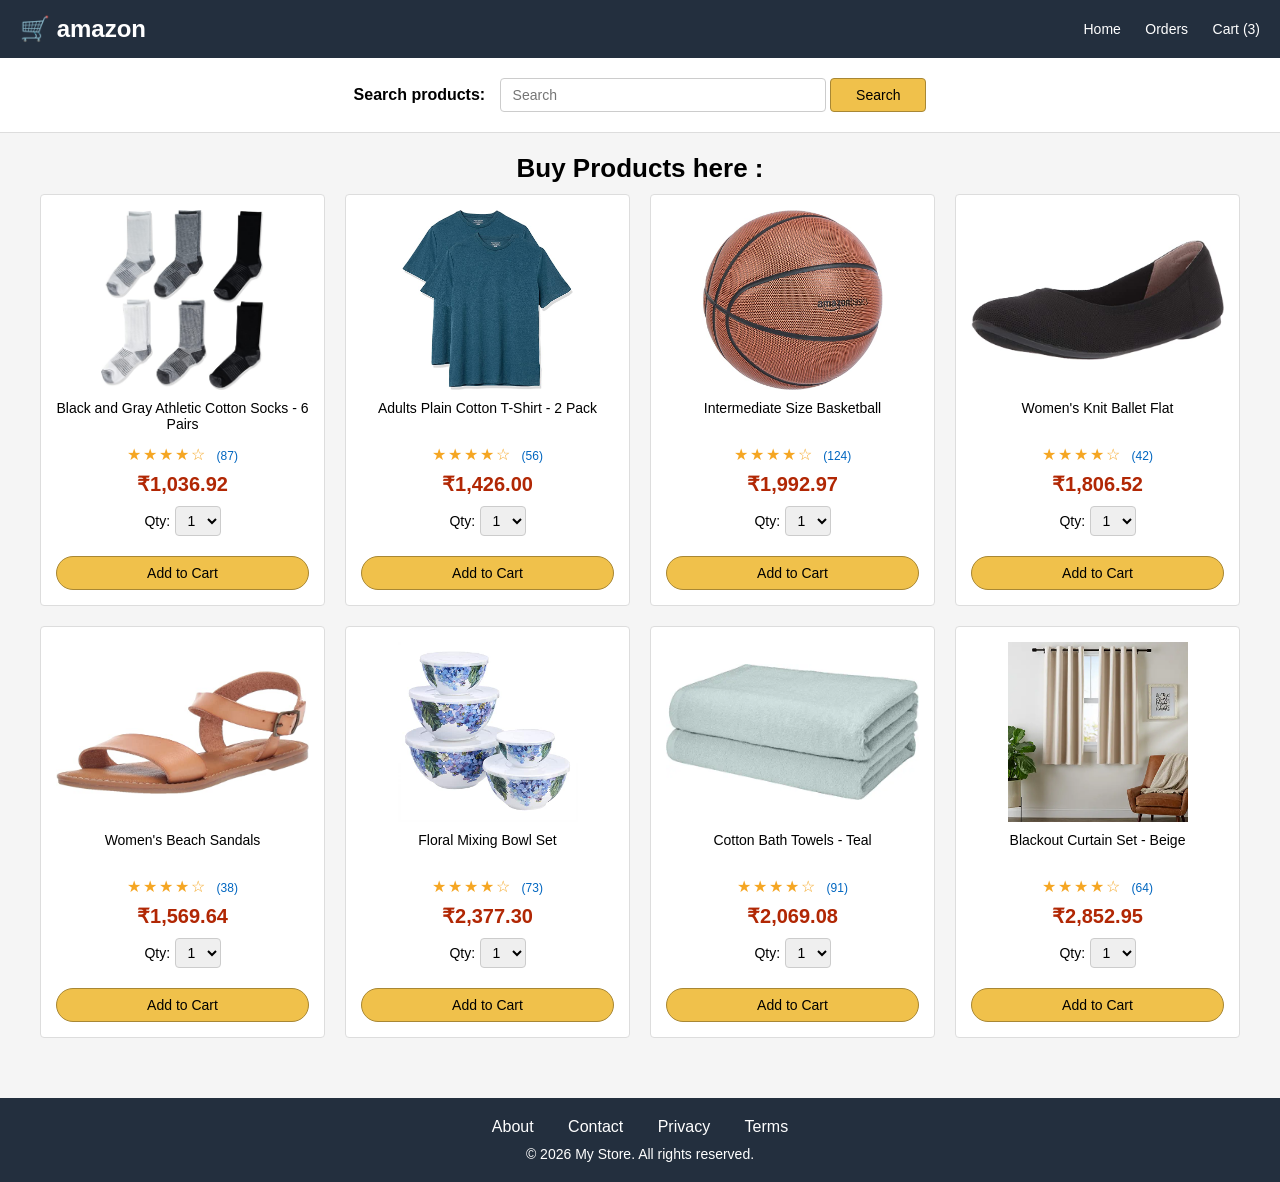
<file: index.html>
<!DOCTYPE html>
<html lang="en">
<head>
    <meta charset="UTF-8">
    <meta name="viewport" content="width=device-width, initial-scale=1.0">
    <title>My Store</title>

    <link rel="stylesheet" href="/css/style.css">

</head>
<body>

    <!-- Header -->
    <div class="header">
        <h1>🛒 amazon</h1>
        <div class="header-links">
            <a href="#">Home</a>
            <a href="orders.html">Orders</a>
            <a href="cart.html">Cart (3)</a>
        </div>
    </div>

    <!-- Search -->
    <div class="search-box">
        <label for="search">Search products:</label>
        <input type="text" id="search" placeholder="Search">
        <button type="button">Search</button>
    </div>

    <!-- Products -->
    <h2 class="page-heading">Buy Products here : </h2>
    <div class="products-grid">

        <!-- Product 1 -->
        <div class="product">
            <div class="product-image">
                <img src="products/athletic-cotton-socks-6-pairs.jpg" alt="Black and gray athletic cotton socks">
            </div>
            <div class="product-name">Black and Gray Athletic Cotton Socks - 6 Pairs</div>
            <div class="product-rating">
                <span class="stars">★★★★☆</span>
                <span class="rating-count">(87)</span>
            </div>
            <div class="product-price">₹1,036.92</div>
            <div class="product-quantity">
                <label for="qty1">Qty:</label>
                <select id="qty1">
                    <option>1</option>
                    <option>2</option>
                    <option>3</option>
                    <option>4</option>
                    <option>5</option>
                </select>
            </div>
            <button class="add-to-cart" type="button">Add to Cart</button>
        </div>

        <!-- Product 2 -->
        <div class="product">
            <div class="product-image">
                <img src="products/adults-plain-cotton-tshirt-2-pack-teal.jpg" alt="Teal plain cotton t-shirt two pack">
            </div>
            <div class="product-name">Adults Plain Cotton T-Shirt - 2 Pack</div>
            <div class="product-rating">
                <span class="stars">★★★★☆</span>
                <span class="rating-count">(56)</span>
            </div>
            <div class="product-price">₹1,426.00</div>
            <div class="product-quantity">
                <label for="qty2">Qty:</label>
                <select id="qty2">
                    <option>1</option>
                    <option>2</option>
                    <option>3</option>
                    <option>4</option>
                    <option>5</option>
                </select>
            </div>
            <button class="add-to-cart" type="button">Add to Cart</button>
        </div>

        <!-- Product 3 -->
        <div class="product">
            <div class="product-image">
                <img src="products/intermediate-composite-basketball.jpg" alt="Intermediate size basketball">
            </div>
            <div class="product-name">Intermediate Size Basketball</div>
            <div class="product-rating">
                <span class="stars">★★★★☆</span>
                <span class="rating-count">(124)</span>
            </div>
            <div class="product-price">₹1,992.97</div>
            <div class="product-quantity">
                <label for="qty3">Qty:</label>
                <select id="qty3">
                    <option>1</option>
                    <option>2</option>
                    <option>3</option>
                    <option>4</option>
                    <option>5</option>
                </select>
            </div>
            <button class="add-to-cart" type="button">Add to Cart</button>
        </div>

        <!-- Product 4 -->
        <div class="product">
            <div class="product-image">
                <img src="products/women-knit-ballet-flat-black.jpg" alt="Women's knit ballet flat shoes">
            </div>
            <div class="product-name">Women's Knit Ballet Flat</div>
            <div class="product-rating">
                <span class="stars">★★★★☆</span>
                <span class="rating-count">(42)</span>
            </div>
            <div class="product-price">₹1,806.52</div>
            <div class="product-quantity">
                <label for="qty4">Qty:</label>
                <select id="qty4">
                    <option>1</option>
                    <option>2</option>
                    <option>3</option>
                    <option>4</option>
                    <option>5</option>
                </select>
            </div>
            <button class="add-to-cart" type="button">Add to Cart</button>
        </div>

        <!-- Product 5 -->
        <div class="product">
            <div class="product-image">
                <img src="products/women-beach-sandals.jpg" alt="Women's beach sandals">
            </div>
            <div class="product-name">Women's Beach Sandals</div>
            <div class="product-rating">
                <span class="stars">★★★★☆</span>
                <span class="rating-count">(38)</span>
            </div>
            <div class="product-price">₹1,569.64</div>
            <div class="product-quantity">
                <label for="qty5">Qty:</label>
                <select id="qty5">
                    <option>1</option>
                    <option>2</option>
                    <option>3</option>
                    <option>4</option>
                    <option>5</option>
                </select>
            </div>
            <button class="add-to-cart" type="button">Add to Cart</button>
        </div>

        <!-- Product 6 -->
        <div class="product">
            <div class="product-image">
                <img src="products/floral-mixing-bowl-set.jpg" alt="Floral mixing bowl set">
            </div>
            <div class="product-name">Floral Mixing Bowl Set</div>
            <div class="product-rating">
                <span class="stars">★★★★☆</span>
                <span class="rating-count">(73)</span>
            </div>
            <div class="product-price">₹2,377.30</div>
            <div class="product-quantity">
                <label for="qty6">Qty:</label>
                <select id="qty6">
                    <option>1</option>
                    <option>2</option>
                    <option>3</option>
                    <option>4</option>
                    <option>5</option>
                </select>
            </div>
            <button class="add-to-cart" type="button">Add to Cart</button>
        </div>

        <!-- Product 7 -->
        <div class="product">
            <div class="product-image">
                <img src="products/cotton-bath-towels-teal.webp" alt="Teal cotton bath towels">
            </div>
            <div class="product-name">Cotton Bath Towels - Teal</div>
            <div class="product-rating">
                <span class="stars">★★★★☆</span>
                <span class="rating-count">(91)</span>
            </div>
            <div class="product-price">₹2,069.08</div>
            <div class="product-quantity">
                <label for="qty7">Qty:</label>
                <select id="qty7">
                    <option>1</option>
                    <option>2</option>
                    <option>3</option>
                    <option>4</option>
                    <option>5</option>
                </select>
            </div>
            <button class="add-to-cart" type="button">Add to Cart</button>
        </div>

        <!-- Product 8 -->
        <div class="product">
            <div class="product-image">
                <img src="products/blackout-curtain-set-beige.webp" alt="Beige blackout curtain set">
            </div>
            <div class="product-name">Blackout Curtain Set - Beige</div>
            <div class="product-rating">
                <span class="stars">★★★★☆</span>
                <span class="rating-count">(64)</span>
            </div>
            <div class="product-price">₹2,852.95</div>
            <div class="product-quantity">
                <label for="qty8">Qty:</label>
                <select id="qty8">
                    <option>1</option>
                    <option>2</option>
                    <option>3</option>
                    <option>4</option>
                    <option>5</option>
                </select>
            </div>
            <button class="add-to-cart" type="button">Add to Cart</button>
        </div>

    </div>

    <!-- Footer -->
    <div class="footer">
        <a href="about.html">About</a>
        <a href="contact.html">Contact</a>
        <a href="privacy.html">Privacy</a>
        <a href="terms.html">Terms</a>
        <p style="margin: 10px 0 0 0; font-size: 14px;">&copy; 2026 My Store. All rights reserved.</p>
    </div>

</body>
</html>
</file>
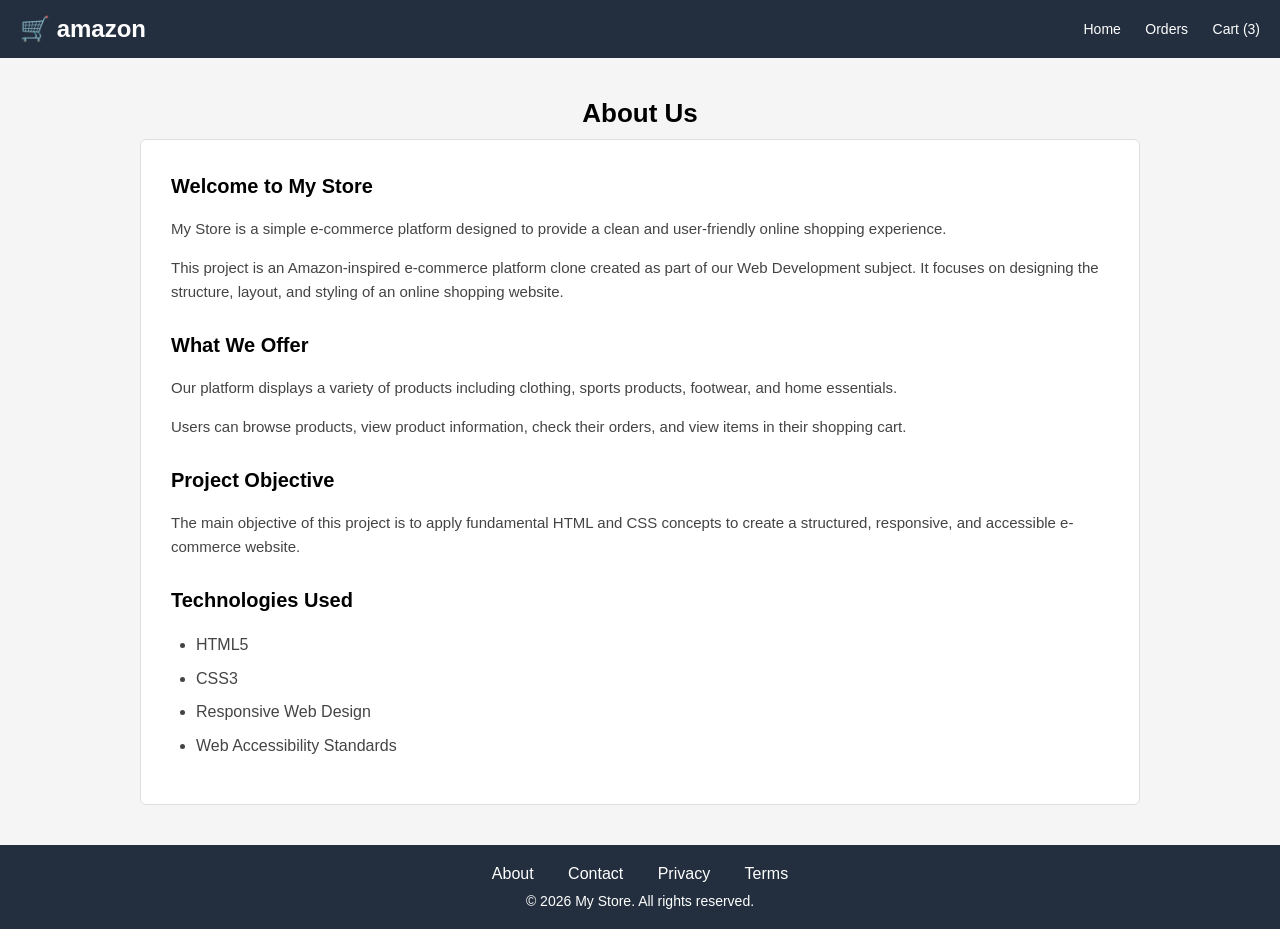
<file: about.html>
<!DOCTYPE html>
<html lang="en">

<head>

    <meta charset="UTF-8">

    <meta
        name="viewport"
        content="width=device-width, initial-scale=1.0"
    >

    <title>My Store - About</title>

    <link rel="stylesheet" href="/css/style.css">
    <link rel="stylesheet" href="/css/about.css">

</head>

<body>


    <!-- Header - SAME AS HOME PAGE -->

    <div class="header">

        <h1>🛒 amazon</h1>

        <div class="header-links">

            <a href="index.html">Home</a>

            <a href="orders.html">Orders</a>

            <a href="cart.html">Cart (3)</a>

        </div>

    </div>


    <!-- About Page -->

    <div class="about-container">

        <h2 class="page-heading">
            About Us
        </h2>


        <div class="about-content">

            <h3>
                Welcome to My Store
            </h3>

            <p>
                My Store is a simple e-commerce platform designed
                to provide a clean and user-friendly online shopping
                experience.
            </p>

            <p>
                This project is an Amazon-inspired e-commerce
                platform clone created as part of our Web Development
                subject. It focuses on designing the structure,
                layout, and styling of an online shopping website.
            </p>


            <h3>
                What We Offer
            </h3>

            <p>
                Our platform displays a variety of products including
                clothing, sports products, footwear, and home
                essentials.
            </p>

            <p>
                Users can browse products, view product information,
                check their orders, and view items in their shopping
                cart.
            </p>


            <h3>
                Project Objective
            </h3>

            <p>
                The main objective of this project is to apply
                fundamental HTML and CSS concepts to create a
                structured, responsive, and accessible e-commerce
                website.
            </p>


            <h3>
                Technologies Used
            </h3>

            <ul>

                <li>
                    HTML5
                </li>

                <li>
                    CSS3
                </li>

                <li>
                    Responsive Web Design
                </li>

                <li>
                    Web Accessibility Standards
                </li>

            </ul>

        </div>

    </div>


    <!-- Footer -->

    <div class="footer">

        <a href="about.html">
            About
        </a>

        <a href="contact.html">
            Contact
        </a>

        <a href="#">
            Privacy
        </a>

        <a href="#">
            Terms
        </a>

        <p style="margin: 10px 0 0 0; font-size: 14px;">
            &copy; 2026 My Store. All rights reserved.
        </p>

    </div>


</body>

</html>
</file>
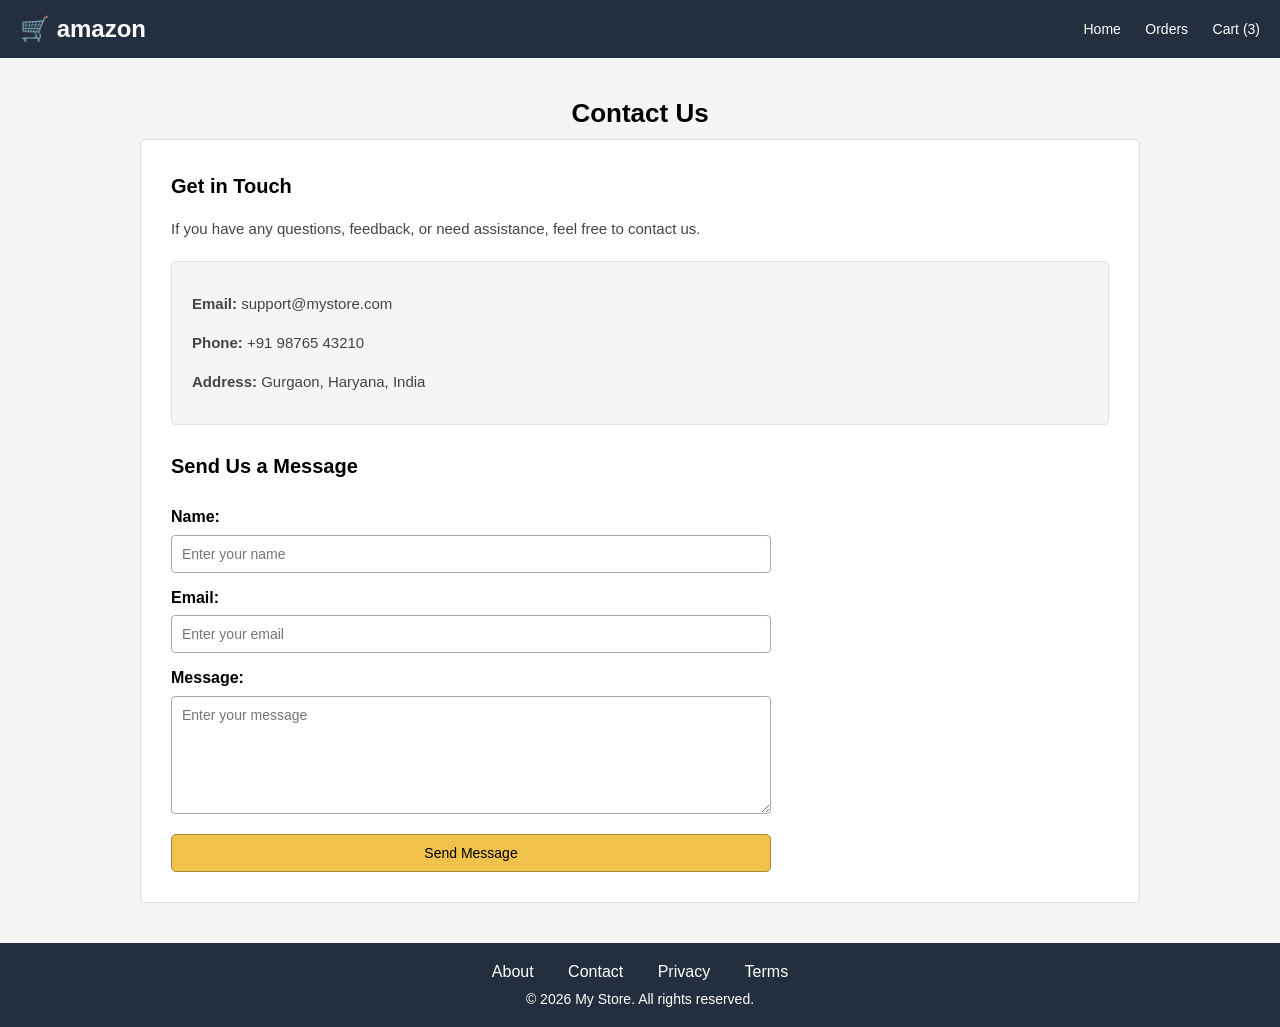
<file: contact.html>
<!DOCTYPE html>
<html lang="en">

<head>

    <meta charset="UTF-8">

    <meta
        name="viewport"
        content="width=device-width, initial-scale=1.0"
    >

    <title>My Store - Contact</title>

    <link rel="stylesheet" href="/css/style.css">
    <link rel="stylesheet" href="/css/contact.css">

</head>

<body>


    <!-- Header - SAME AS HOME PAGE -->

    <div class="header">

        <h1>🛒 amazon</h1>

        <div class="header-links">

            <a href="index.html">Home</a>

            <a href="orders.html">Orders</a>

            <a href="cart.html">Cart (3)</a>

        </div>

    </div>


    <!-- Contact Page -->

    <div class="contact-container">

        <h2 class="page-heading">
            Contact Us
        </h2>


        <div class="contact-content">

            <h3>
                Get in Touch
            </h3>

            <p>
                If you have any questions, feedback, or need
                assistance, feel free to contact us.
            </p>


            <div class="contact-info">

                <p>
                    <strong>Email:</strong>
                    support@mystore.com
                </p>

                <p>
                    <strong>Phone:</strong>
                    +91 98765 43210
                </p>

                <p>
                    <strong>Address:</strong>
                    Gurgaon, Haryana, India
                </p>

            </div>


            <h3>
                Send Us a Message
            </h3>


            <form class="contact-form">

                <label for="name">
                    Name:
                </label>

                <input
                    type="text"
                    id="name"
                    name="name"
                    placeholder="Enter your name"
                >


                <label for="email">
                    Email:
                </label>

                <input
                    type="email"
                    id="email"
                    name="email"
                    placeholder="Enter your email"
                >


                <label for="message">
                    Message:
                </label>

                <textarea
                    id="message"
                    name="message"
                    rows="6"
                    placeholder="Enter your message"
                ></textarea>


                <button
                    type="submit"
                    class="contact-button"
                >
                    Send Message
                </button>

            </form>

        </div>

    </div>


    <!-- Footer -->

    <div class="footer">

        <a href="about.html">
            About
        </a>

        <a href="contact.html">
            Contact
        </a>

        <a href="privacy.html">
            Privacy
        </a>

        <a href="#">
            Terms
        </a>

        <p style="margin: 10px 0 0 0; font-size: 14px;">
            &copy; 2026 My Store. All rights reserved.
        </p>

    </div>


</body>

</html>
</file>
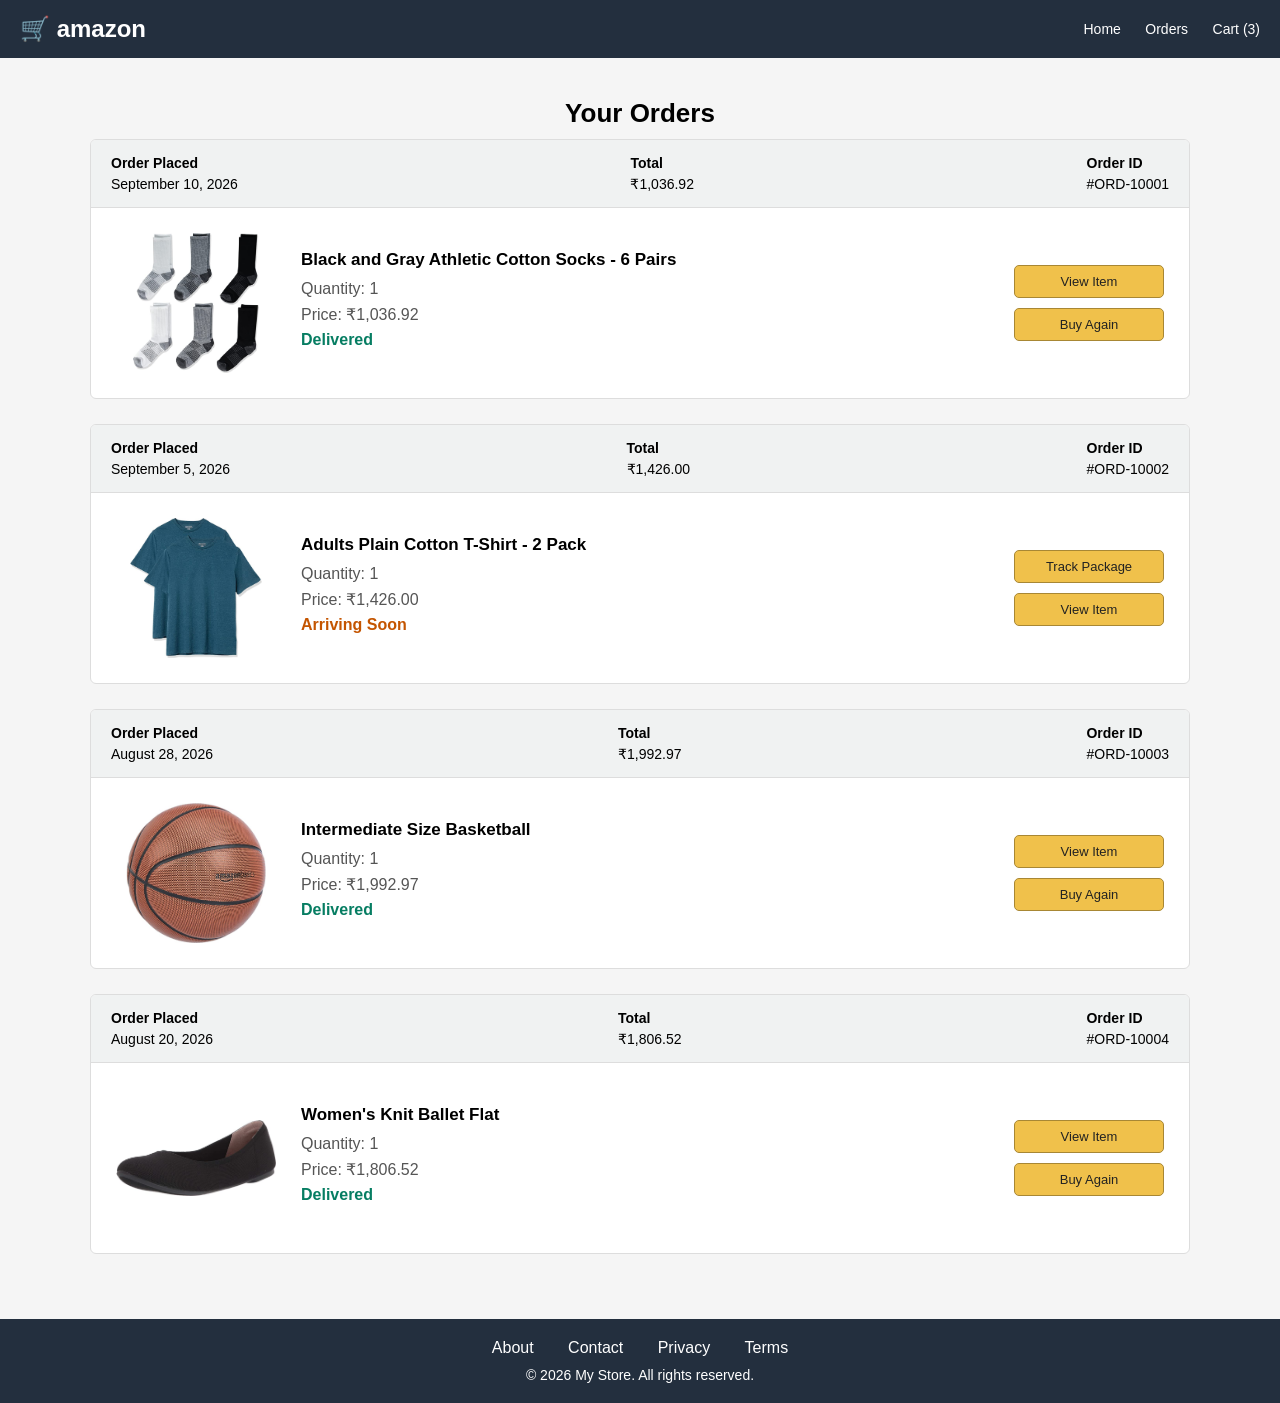
<file: orders.html>
<!DOCTYPE html>
<html lang="en">

<head>
    <meta charset="UTF-8">
    <meta name="viewport" content="width=device-width, initial-scale=1.0">
    <title>My Store - Orders</title>

    <link rel="stylesheet" href="/css/orders.css">
    <link rel="stylesheet" href="/css/style.css">
</head>

<body>

    <!-- Header - SAME AS HOME PAGE -->
    <!-- Header -->
<div class="header">
    <h1>🛒 amazon</h1>

    <div class="header-links">
        <a href="index.html">Home</a>
        <a href="orders.html">Orders</a>
        <a href="cart.html">Cart (3)</a>
    </div>
</div>


    <!-- Orders Page -->

    <div class="orders-container">

        <h2 class="page-heading">
            Your Orders
        </h2>


        <!-- Order 1 -->

        <div class="order-card">

            <div class="order-header">

                <div>
                    <strong>Order Placed</strong>
                    <span>September 10, 2026</span>
                </div>

                <div>
                    <strong>Total</strong>
                    <span>₹1,036.92</span>
                </div>

                <div>
                    <strong>Order ID</strong>
                    <span>#ORD-10001</span>
                </div>

            </div>


            <div class="order-details">

                <div class="order-image">

                    <img
                        src="products/athletic-cotton-socks-6-pairs.jpg"
                        alt="Black and gray athletic cotton socks"
                    >

                </div>


                <div class="order-info">

                    <h3>
                        Black and Gray Athletic Cotton Socks - 6 Pairs
                    </h3>

                    <p>
                        Quantity: 1
                    </p>

                    <p>
                        Price: ₹1,036.92
                    </p>

                    <p class="delivered">
                        Delivered
                    </p>

                </div>


                <div class="order-buttons">

                    <a href="#" class="order-button">
                        View Item
                    </a>

                    <a href="#" class="order-button">
                        Buy Again
                    </a>

                </div>

            </div>

        </div>


        <!-- Order 2 -->

        <div class="order-card">

            <div class="order-header">

                <div>
                    <strong>Order Placed</strong>
                    <span>September 5, 2026</span>
                </div>

                <div>
                    <strong>Total</strong>
                    <span>₹1,426.00</span>
                </div>

                <div>
                    <strong>Order ID</strong>
                    <span>#ORD-10002</span>
                </div>

            </div>


            <div class="order-details">

                <div class="order-image">

                    <img
                        src="products/adults-plain-cotton-tshirt-2-pack-teal.jpg"
                        alt="Teal plain cotton t-shirt two pack"
                    >

                </div>


                <div class="order-info">

                    <h3>
                        Adults Plain Cotton T-Shirt - 2 Pack
                    </h3>

                    <p>
                        Quantity: 1
                    </p>

                    <p>
                        Price: ₹1,426.00
                    </p>

                    <p class="shipping">
                        Arriving Soon
                    </p>

                </div>


                <div class="order-buttons">

                    <a href="#" class="order-button">
                        Track Package
                    </a>

                    <a href="#" class="order-button">
                        View Item
                    </a>

                </div>

            </div>

        </div>


        <!-- Order 3 -->

        <div class="order-card">

            <div class="order-header">

                <div>
                    <strong>Order Placed</strong>
                    <span>August 28, 2026</span>
                </div>

                <div>
                    <strong>Total</strong>
                    <span>₹1,992.97</span>
                </div>

                <div>
                    <strong>Order ID</strong>
                    <span>#ORD-10003</span>
                </div>

            </div>


            <div class="order-details">

                <div class="order-image">

                    <img
                        src="products/intermediate-composite-basketball.jpg"
                        alt="Intermediate size basketball"
                    >

                </div>


                <div class="order-info">

                    <h3>
                        Intermediate Size Basketball
                    </h3>

                    <p>
                        Quantity: 1
                    </p>

                    <p>
                        Price: ₹1,992.97
                    </p>

                    <p class="delivered">
                        Delivered
                    </p>

                </div>


                <div class="order-buttons">

                    <a href="#" class="order-button">
                        View Item
                    </a>

                    <a href="#" class="order-button">
                        Buy Again
                    </a>

                </div>

            </div>

        </div>


        <!-- Order 4 -->

        <div class="order-card">

            <div class="order-header">

                <div>
                    <strong>Order Placed</strong>
                    <span>August 20, 2026</span>
                </div>

                <div>
                    <strong>Total</strong>
                    <span>₹1,806.52</span>
                </div>

                <div>
                    <strong>Order ID</strong>
                    <span>#ORD-10004</span>
                </div>

            </div>


            <div class="order-details">

                <div class="order-image">

                    <img
                        src="products/women-knit-ballet-flat-black.jpg"
                        alt="Women's knit ballet flat shoes"
                    >

                </div>


                <div class="order-info">

                    <h3>
                        Women's Knit Ballet Flat
                    </h3>

                    <p>
                        Quantity: 1
                    </p>

                    <p>
                        Price: ₹1,806.52
                    </p>

                    <p class="delivered">
                        Delivered
                    </p>

                </div>


                <div class="order-buttons">

                    <a href="#" class="order-button">
                        View Item
                    </a>

                    <a href="#" class="order-button">
                        Buy Again
                    </a>

                </div>

            </div>

        </div>


    </div>


    <!-- Footer -->

    <div class="footer">

        <a href="about.html">About</a>

        <a href="contact.html">Contact</a>

        <a href="#">Privacy</a>

        <a href="#">Terms</a>

        <p style="margin: 10px 0 0 0; font-size: 14px;">
            &copy; 2026 My Store. All rights reserved.
        </p>

    </div>

</body>

</html>
</file>
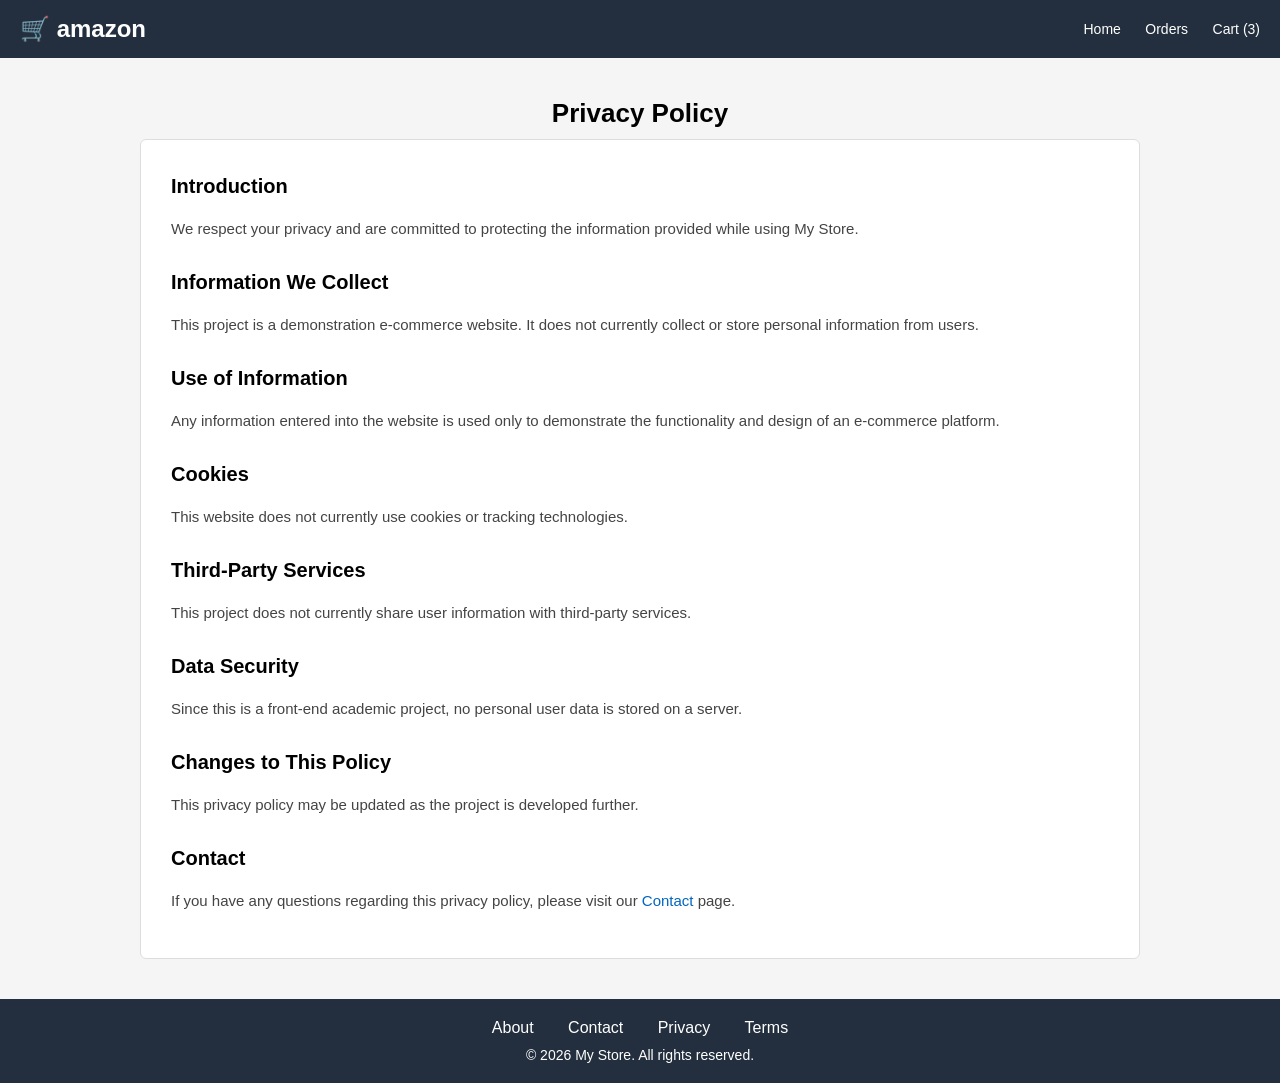
<file: privacy.html>
<!DOCTYPE html>
<html lang="en">

<head>

    <meta charset="UTF-8">

    <meta
        name="viewport"
        content="width=device-width, initial-scale=1.0"
    >

    <title>My Store - Privacy Policy</title>

    <link rel="stylesheet" href="/css/style.css">
    <link rel="stylesheet" href="/css/privacy.css">

</head>

<body>


    <!-- Header - SAME AS HOME PAGE -->

    <div class="header">

        <h1>🛒 amazon</h1>

        <div class="header-links">

            <a href="index.html">Home</a>

            <a href="orders.html">Orders</a>

            <a href="cart.html">Cart (3)</a>

        </div>

    </div>


    <!-- Privacy Policy -->

    <div class="privacy-container">

        <h2 class="page-heading">
            Privacy Policy
        </h2>


        <div class="privacy-content">

            <h3>
                Introduction
            </h3>

            <p>
                We respect your privacy and are committed to
                protecting the information provided while using
                My Store.
            </p>


            <h3>
                Information We Collect
            </h3>

            <p>
                This project is a demonstration e-commerce website.
                It does not currently collect or store personal
                information from users.
            </p>


            <h3>
                Use of Information
            </h3>

            <p>
                Any information entered into the website is used
                only to demonstrate the functionality and design
                of an e-commerce platform.
            </p>


            <h3>
                Cookies
            </h3>

            <p>
                This website does not currently use cookies or
                tracking technologies.
            </p>


            <h3>
                Third-Party Services
            </h3>

            <p>
                This project does not currently share user
                information with third-party services.
            </p>


            <h3>
                Data Security
            </h3>

            <p>
                Since this is a front-end academic project, no
                personal user data is stored on a server.
            </p>


            <h3>
                Changes to This Policy
            </h3>

            <p>
                This privacy policy may be updated as the project
                is developed further.
            </p>


            <h3>
                Contact
            </h3>

            <p>
                If you have any questions regarding this privacy
                policy, please visit our
                <a href="contact.html">Contact</a> page.
            </p>

        </div>

    </div>


    <!-- Footer -->

    <div class="footer">

        <a href="about.html">
            About
        </a>

        <a href="contact.html">
            Contact
        </a>

        <a href="privacy.html">
            Privacy
        </a>

        <a href="#">
            Terms
        </a>

        <p style="margin: 10px 0 0 0; font-size: 14px;">
            &copy; 2026 My Store. All rights reserved.
        </p>

    </div>


</body>

</html>
</file>
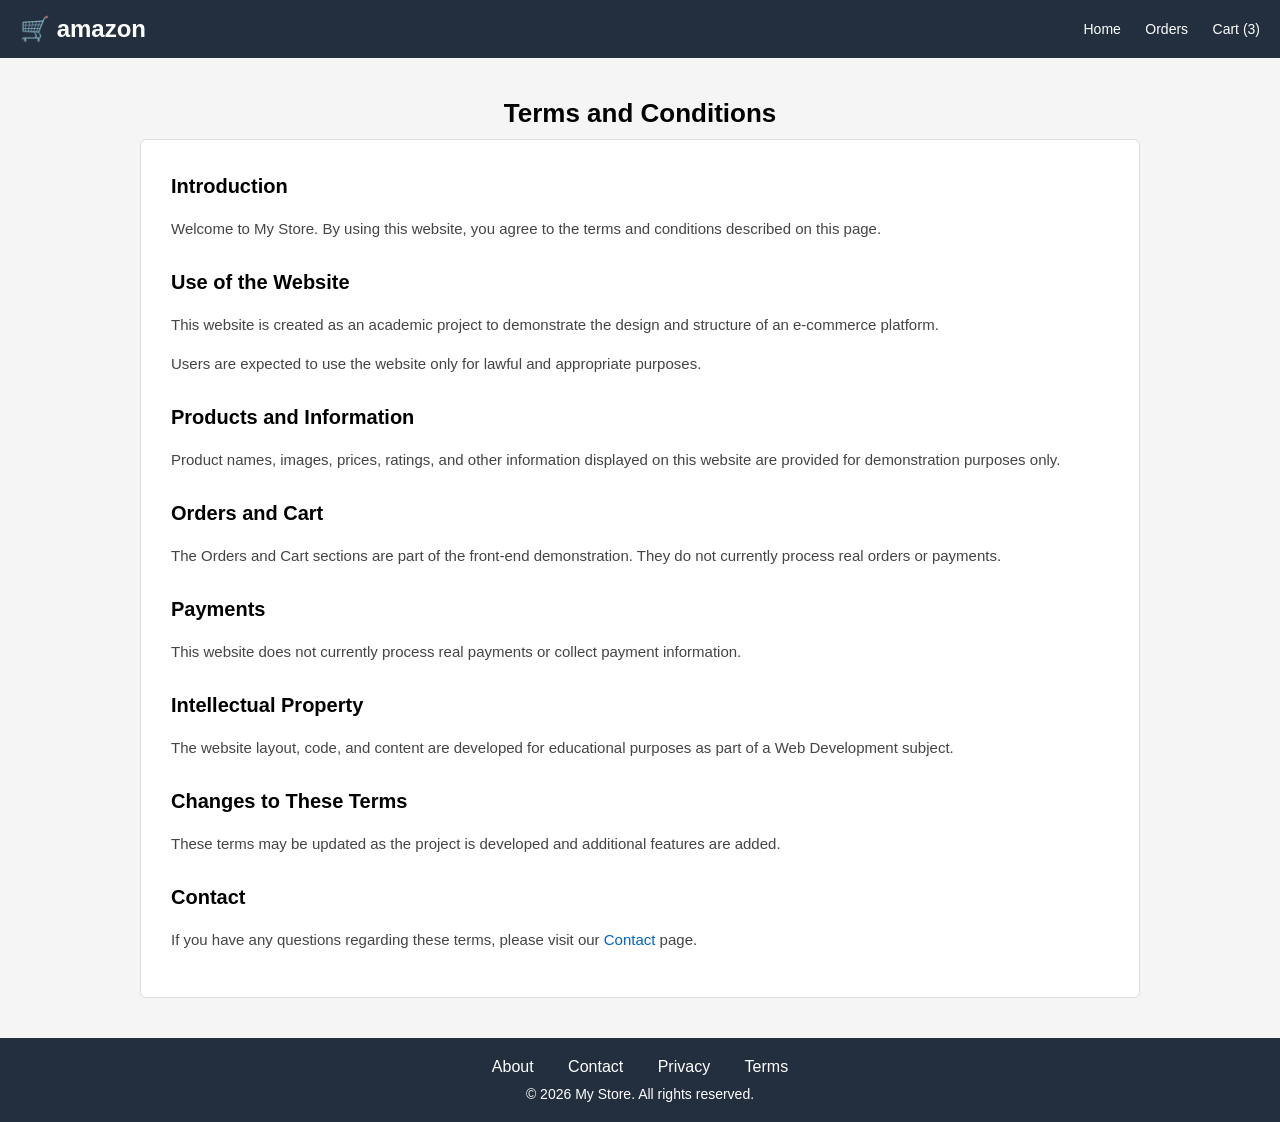
<file: terms.html>
<!DOCTYPE html>
<html lang="en">

<head>

    <meta charset="UTF-8">

    <meta
        name="viewport"
        content="width=device-width, initial-scale=1.0"
    >

    <title>My Store - Terms and Conditions</title>

    <link rel="stylesheet" href="/css/style.css">
    <link rel="stylesheet" href="/css/terms.css">

</head>

<body>


    <!-- Header - SAME AS HOME PAGE -->

    <div class="header">

        <h1>🛒 amazon</h1>

        <div class="header-links">

            <a href="index.html">Home</a>

            <a href="orders.html">Orders</a>

            <a href="cart.html">Cart (3)</a>

        </div>

    </div>


    <!-- Terms and Conditions -->

    <div class="terms-container">

        <h2 class="page-heading">
            Terms and Conditions
        </h2>


        <div class="terms-content">

            <h3>
                Introduction
            </h3>

            <p>
                Welcome to My Store. By using this website, you
                agree to the terms and conditions described on this
                page.
            </p>


            <h3>
                Use of the Website
            </h3>

            <p>
                This website is created as an academic project to
                demonstrate the design and structure of an
                e-commerce platform.
            </p>

            <p>
                Users are expected to use the website only for
                lawful and appropriate purposes.
            </p>


            <h3>
                Products and Information
            </h3>

            <p>
                Product names, images, prices, ratings, and other
                information displayed on this website are provided
                for demonstration purposes only.
            </p>


            <h3>
                Orders and Cart
            </h3>

            <p>
                The Orders and Cart sections are part of the
                front-end demonstration. They do not currently
                process real orders or payments.
            </p>


            <h3>
                Payments
            </h3>

            <p>
                This website does not currently process real
                payments or collect payment information.
            </p>


            <h3>
                Intellectual Property
            </h3>

            <p>
                The website layout, code, and content are developed
                for educational purposes as part of a Web Development
                subject.
            </p>


            <h3>
                Changes to These Terms
            </h3>

            <p>
                These terms may be updated as the project is
                developed and additional features are added.
            </p>


            <h3>
                Contact
            </h3>

            <p>
                If you have any questions regarding these terms,
                please visit our
                <a href="contact.html">Contact</a> page.
            </p>

        </div>

    </div>


    <!-- Footer -->

    <div class="footer">

        <a href="about.html">About</a>

        <a href="contact.html">Contact</a>

        <a href="privacy.html">Privacy</a>

        <a href="terms.html">Terms</a>

        <p style="margin: 10px 0 0 0; font-size: 14px;">
            &copy; 2026 My Store. All rights reserved.
        </p>

    </div>


</body>

</html>
</file>
<file: css/style.css>
/* Very basic CSS - beginner level */
body {
    font-family: Arial, sans-serif;
    margin: 0;
    padding: 0;
    background-color: #f5f5f5;
}

/* Header */
.header {
    background-color: #232f3e;
    color: white;
    padding: 15px 20px;
}

.header h1 {
    margin: 0;
    display: inline-block;
    font-size: 24px;
}

.header-links {
    float: right;
    margin-top: 5px;
}

.header-links a {
    color: white;
    text-decoration: none;
    margin-left: 20px;
    font-size: 14px;
}

.header-links a:hover {
    text-decoration: underline;
}

/* Search bar */
.search-box {
    background-color: white;
    padding: 20px;
    text-align: center;
    border-bottom: 1px solid #ddd;
}

.search-box label {
    font-weight: bold;
    margin-right: 10px;
}

.search-box input {
    padding: 8px 12px;
    width: 300px;
    border: 1px solid #ccc;
    border-radius: 4px;
    font-size: 14px;
}

.search-box button {
    padding: 8px 25px;
    background-color: #f0c14b;
    border: 1px solid #a88734;
    border-radius: 4px;
    cursor: pointer;
    font-size: 14px;
}

.search-box button:hover {
    background-color: #e2b13c;
}

/* Page heading */
.page-heading {
    text-align: center;
    padding: 20px 0 10px 0;
    font-size: 26px;
    margin: 0;
}

/* Product grid */
.products-grid {
    display: grid;
    grid-template-columns: repeat(4, 1fr);
    gap: 20px;
    max-width: 1200px;
    margin: 0 auto;
    padding: 0 20px 40px 20px;
}

/* Product card */
.product {
    background-color: white;
    border: 1px solid #ddd;
    padding: 15px;
    text-align: center;
    border-radius: 4px;
}

.product-image {
    height: 180px;
    display: flex;
    align-items: center;
    justify-content: center;
}

.product-image img {
    max-width: 100%;
    max-height: 100%;
    object-fit: contain;
}

.product-name {
    font-size: 14px;
    font-weight: 500;
    height: 40px;
    overflow: hidden;
    margin: 10px 0 5px 0;
}

.product-rating {
    margin: 5px 0;
}

.stars {
    color: #f5a623;
    font-size: 16px;
    letter-spacing: 2px;
}

.rating-count {
    color: #0066c0;
    font-size: 12px;
    margin-left: 5px;
}

.product-price {
    color: #B12704;
    font-size: 20px;
    font-weight: bold;
    margin: 8px 0;
}

.product-quantity {
    margin: 10px 0;
}

.product-quantity label {
    font-size: 14px;
}

.product-quantity select {
    padding: 5px 8px;
    border: 1px solid #ccc;
    border-radius: 4px;
    font-size: 14px;
}

.add-to-cart {
    background-color: #f0c14b;
    border: 1px solid #a88734;
    padding: 8px 0;
    border-radius: 50px;
    cursor: pointer;
    font-size: 14px;
    width: 100%;
    margin-top: 10px;
}

.add-to-cart:hover {
    background-color: #e2b13c;
}

/* Footer */
.footer {
    background-color: #232f3e;
    color: white;
    text-align: center;
    padding: 20px;
    margin-top: 20px;
}

.footer a {
    color: white;
    text-decoration: none;
    margin: 0 15px;
}

.footer a:hover {
    text-decoration: underline;
}
</file>
<file: css/about.css>
/* ========================================
   ABOUT PAGE
======================================== */

.about-container {
    max-width: 1000px;

    margin: 0 auto;

    padding: 20px;
}


.about-content {
    background-color: white;

    border: 1px solid #ddd;

    border-radius: 6px;

    padding: 30px;

    line-height: 1.6;
}


.about-content h3 {
    font-size: 20px;

    margin-top: 25px;

    margin-bottom: 10px;
}


.about-content h3:first-child {
    margin-top: 0;
}


.about-content p {
    color: #444;

    font-size: 15px;

    margin-bottom: 15px;
}


.about-content ul {
    padding-left: 25px;

    color: #444;
}


.about-content li {
    margin-bottom: 8px;
}
</file>
<file: css/contact.css>
/* ========================================
   CONTACT PAGE
======================================== */

.contact-container {
    max-width: 1000px;

    margin: 0 auto;

    padding: 20px;
}


.contact-content {
    background-color: white;

    border: 1px solid #ddd;

    border-radius: 6px;

    padding: 30px;

    line-height: 1.6;
}


.contact-content h3 {
    font-size: 20px;

    margin-top: 25px;

    margin-bottom: 10px;
}


.contact-content h3:first-child {
    margin-top: 0;
}


.contact-content p {
    color: #444;

    font-size: 15px;

    margin-bottom: 15px;
}


.contact-info {
    background-color: #f5f5f5;

    border: 1px solid #ddd;

    border-radius: 5px;

    padding: 15px 20px;

    margin: 20px 0;
}


/* Contact Form */

.contact-form {
    display: flex;

    flex-direction: column;

    max-width: 600px;
}


.contact-form label {
    font-weight: bold;

    margin-top: 12px;

    margin-bottom: 5px;
}


.contact-form input,
.contact-form textarea {
    padding: 10px;

    border: 1px solid #aaa;

    border-radius: 4px;

    font-family: Arial, sans-serif;

    font-size: 14px;
}


.contact-form textarea {
    resize: vertical;
}


.contact-button {
    margin-top: 20px;

    padding: 10px 20px;

    background-color: #f0c14b;

    border: 1px solid #a88734;

    border-radius: 5px;

    cursor: pointer;

    font-size: 14px;
}


.contact-button:hover {
    background-color: #e2b13c;
}
</file>
<file: css/orders.css>
.orders-container {
    max-width: 1100px;
    margin: 0 auto;
    padding: 20px;
}

.order-card {
    background-color: white;
    border: 1px solid #ddd;
    border-radius: 6px;
    margin-bottom: 25px;
    overflow: hidden;
}

.order-header {
    background-color: #f0f2f2;
    border-bottom: 1px solid #ddd;

    padding: 15px 20px;

    display: flex;
    justify-content: space-between;

    gap: 20px;
    flex-wrap: wrap;

    font-size: 14px;
}

.order-header div {
    display: flex;
    flex-direction: column;
    gap: 5px;
}

.order-details {
    padding: 25px;

    display: grid;

    grid-template-columns: 160px 1fr 150px;

    gap: 25px;

    align-items: center;
}

.order-image {
    height: 140px;

    display: flex;

    align-items: center;
    justify-content: center;
}

.order-image img {
    max-width: 100%;
    max-height: 140px;

    object-fit: contain;
}

.order-info h3 {
    font-size: 17px;

    margin: 0 0 10px 0;
}

.order-info p {
    margin: 7px 0;

    color: #555;
}

.delivered {
    color: #067d62 !important;

    font-weight: bold;
}

.shipping {
    color: #c45500 !important;

    font-weight: bold;
}

.order-buttons {
    display: flex;

    flex-direction: column;

    gap: 10px;
}

.order-button {
    display: block;

    text-align: center;

    text-decoration: none;

    color: #222;

    background-color: #f0c14b;

    border: 1px solid #a88734;

    padding: 8px 10px;

    border-radius: 5px;

    font-size: 13px;
}

.order-button:hover {
    background-color: #e2b13c;
}


/* ========================================
   ORDERS RESPONSIVE
======================================== */

@media (max-width: 750px) {

    .order-details {
        grid-template-columns: 130px 1fr;
    }

    .order-buttons {
        grid-column: 2;

        flex-direction: row;
    }

}


@media (max-width: 550px) {

    .order-header {
        flex-direction: column;

        gap: 10px;
    }

    .order-details {
        grid-template-columns: 1fr;

        text-align: center;
    }

    .order-image {
        height: 160px;
    }

    .order-image img {
        max-height: 160px;
    }

    .order-info {
        text-align: left;
    }

    .order-buttons {
        grid-column: auto;

        flex-direction: column;
    }

}
</file>
<file: css/privacy.css>
/* ========================================
   PRIVACY PAGE
======================================== */

.privacy-container {
    max-width: 1000px;

    margin: 0 auto;

    padding: 20px;
}


.privacy-content {
    background-color: white;

    border: 1px solid #ddd;

    border-radius: 6px;

    padding: 30px;

    line-height: 1.6;
}


.privacy-content h3 {
    font-size: 20px;

    margin-top: 25px;

    margin-bottom: 10px;
}


.privacy-content h3:first-child {
    margin-top: 0;
}


.privacy-content p {
    color: #444;

    font-size: 15px;

    margin-bottom: 15px;
}


.privacy-content a {
    color: #0066c0;

    text-decoration: none;
}


.privacy-content a:hover {
    text-decoration: underline;
}
</file>
<file: css/terms.css>
/* ========================================
   TERMS PAGE
======================================== */

.terms-container {
    max-width: 1000px;

    margin: 0 auto;

    padding: 20px;
}


.terms-content {
    background-color: white;

    border: 1px solid #ddd;

    border-radius: 6px;

    padding: 30px;

    line-height: 1.6;
}


.terms-content h3 {
    font-size: 20px;

    margin-top: 25px;

    margin-bottom: 10px;
}


.terms-content h3:first-child {
    margin-top: 0;
}


.terms-content p {
    color: #444;

    font-size: 15px;

    margin-bottom: 15px;
}


.terms-content a {
    color: #0066c0;

    text-decoration: none;
}


.terms-content a:hover {
    text-decoration: underline;
}
</file>
